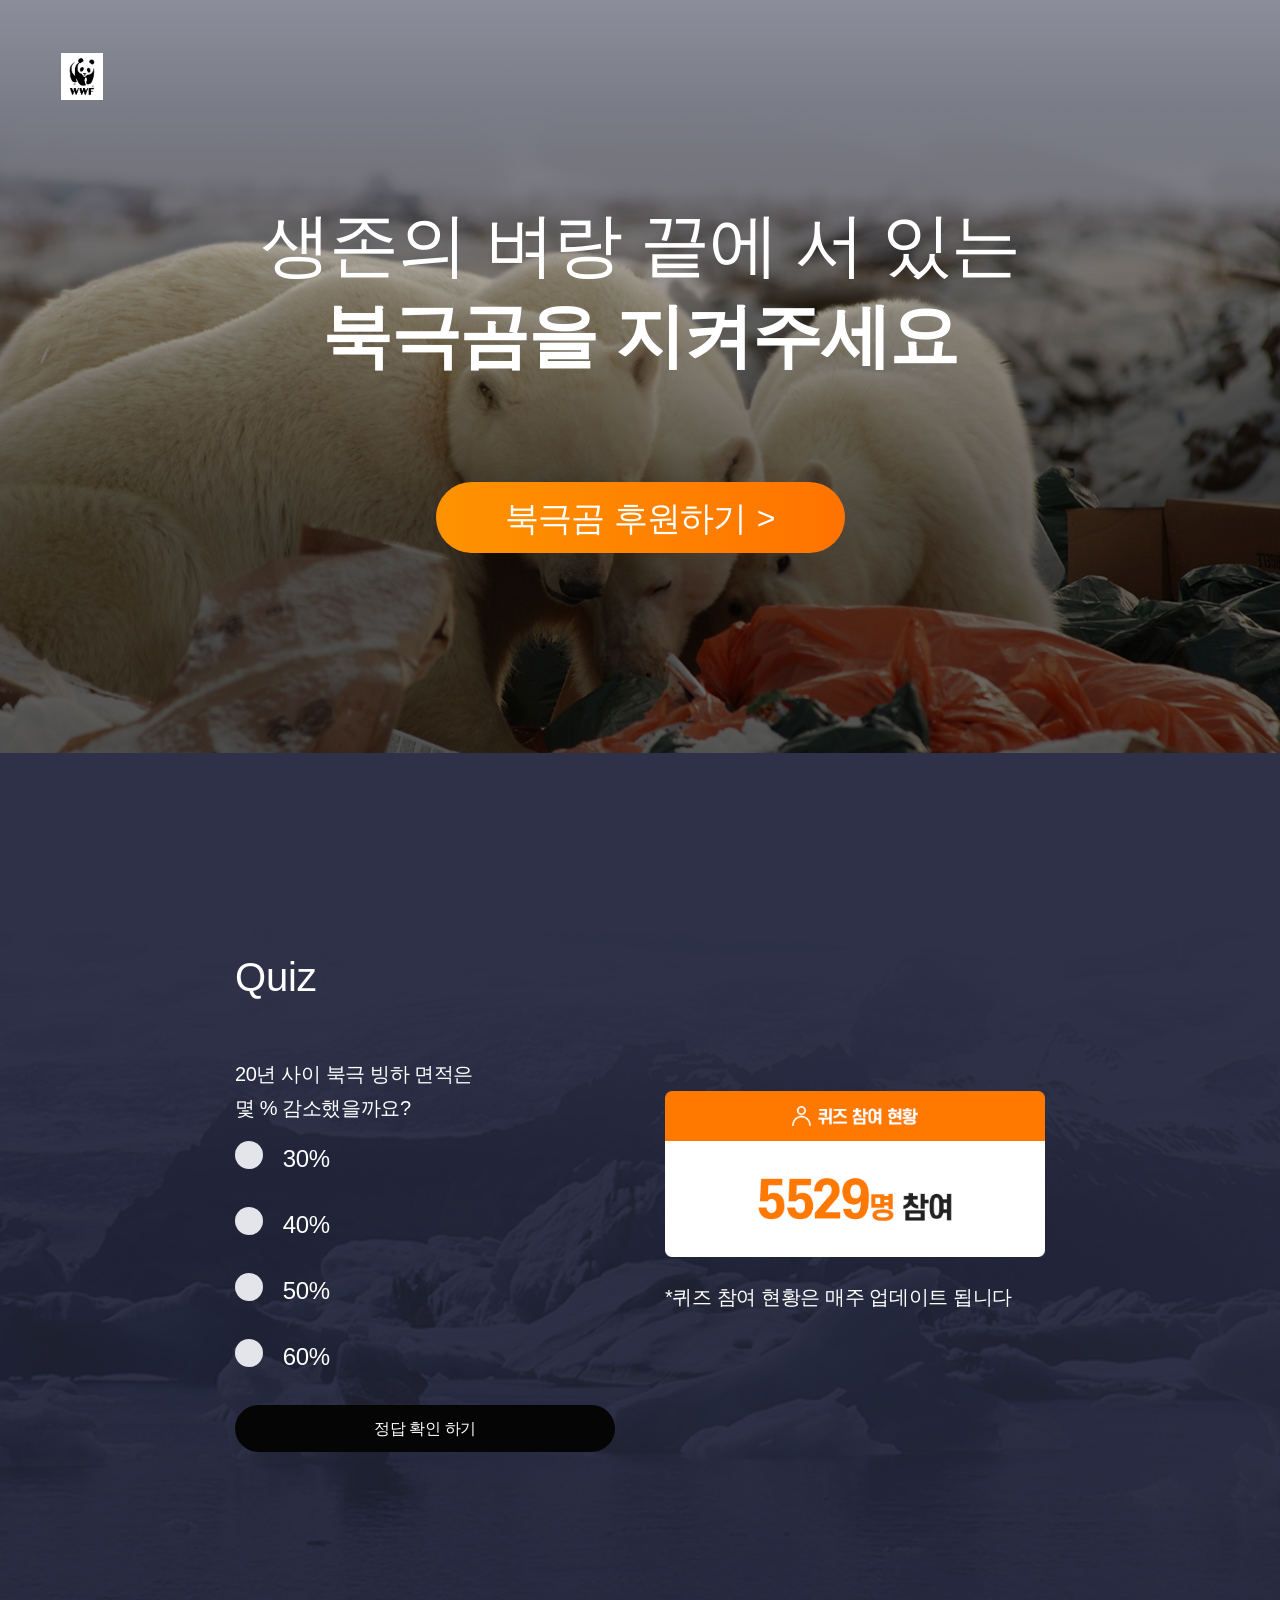
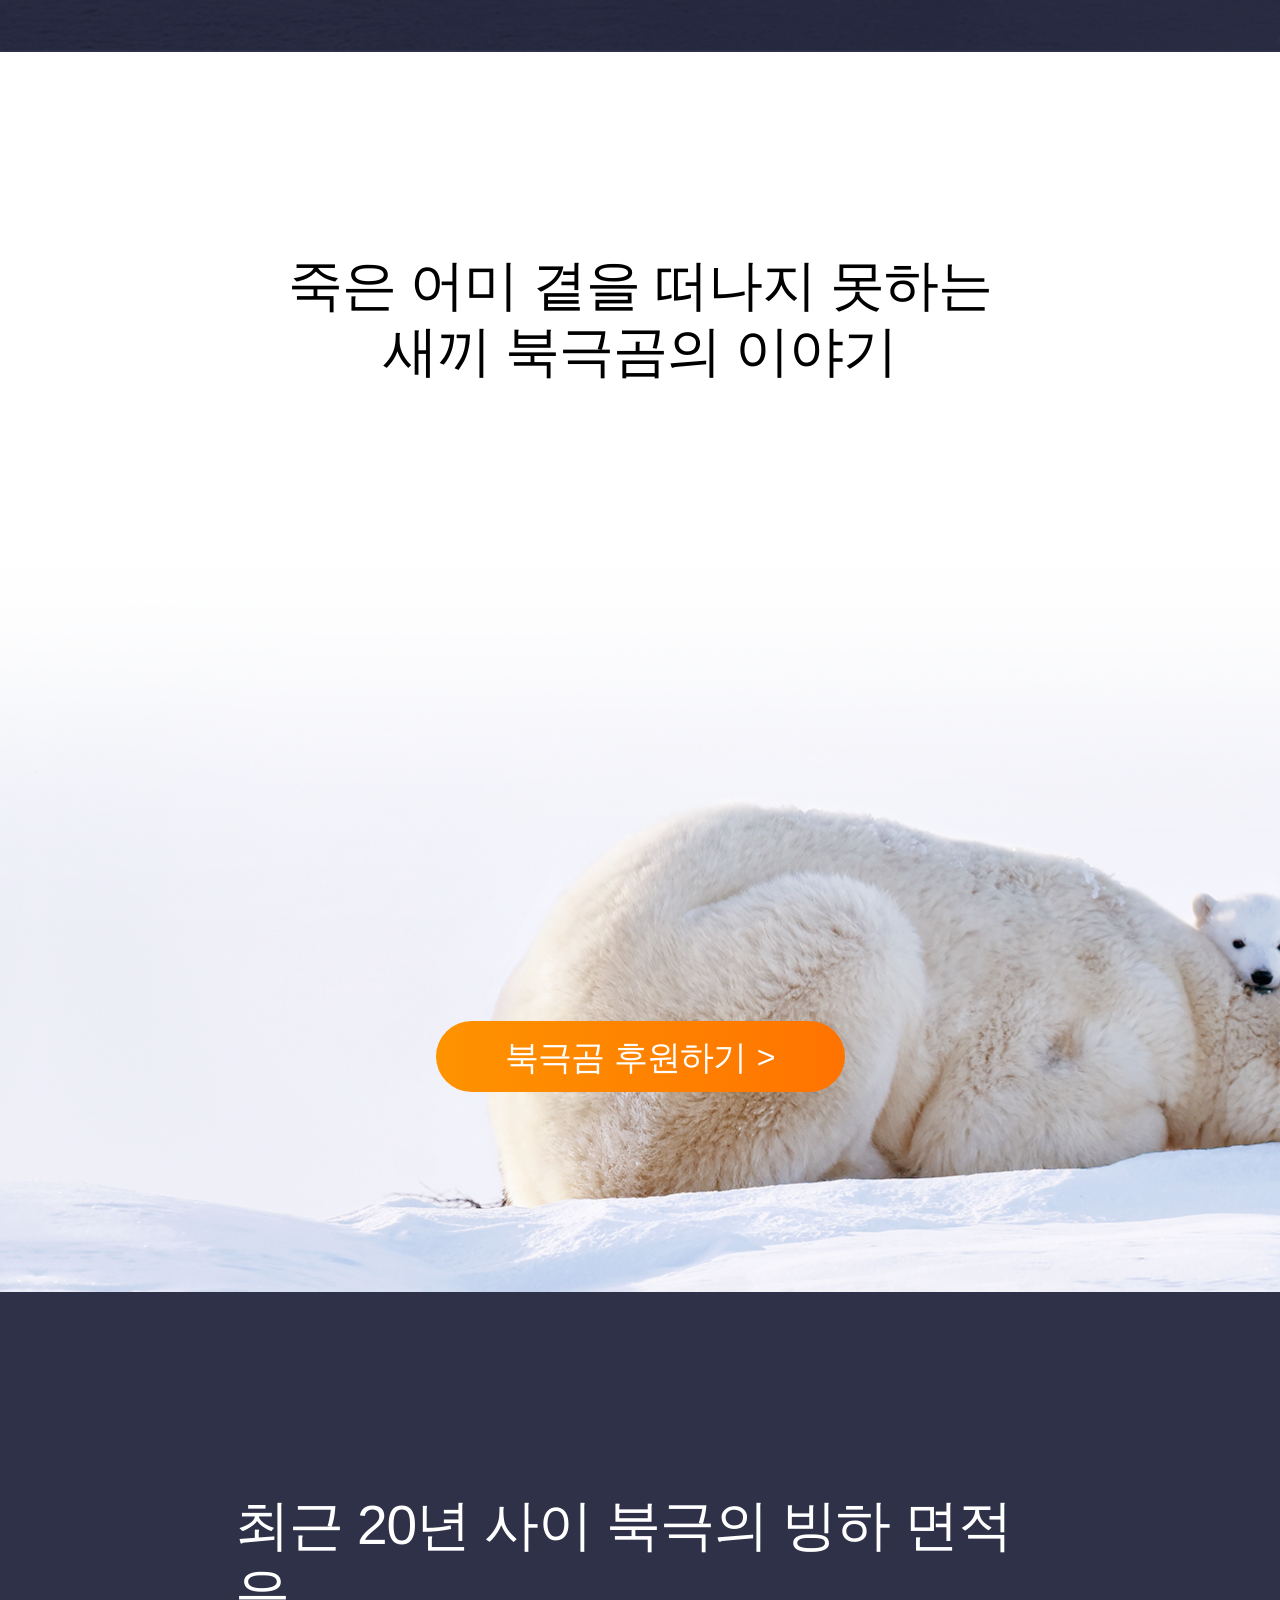
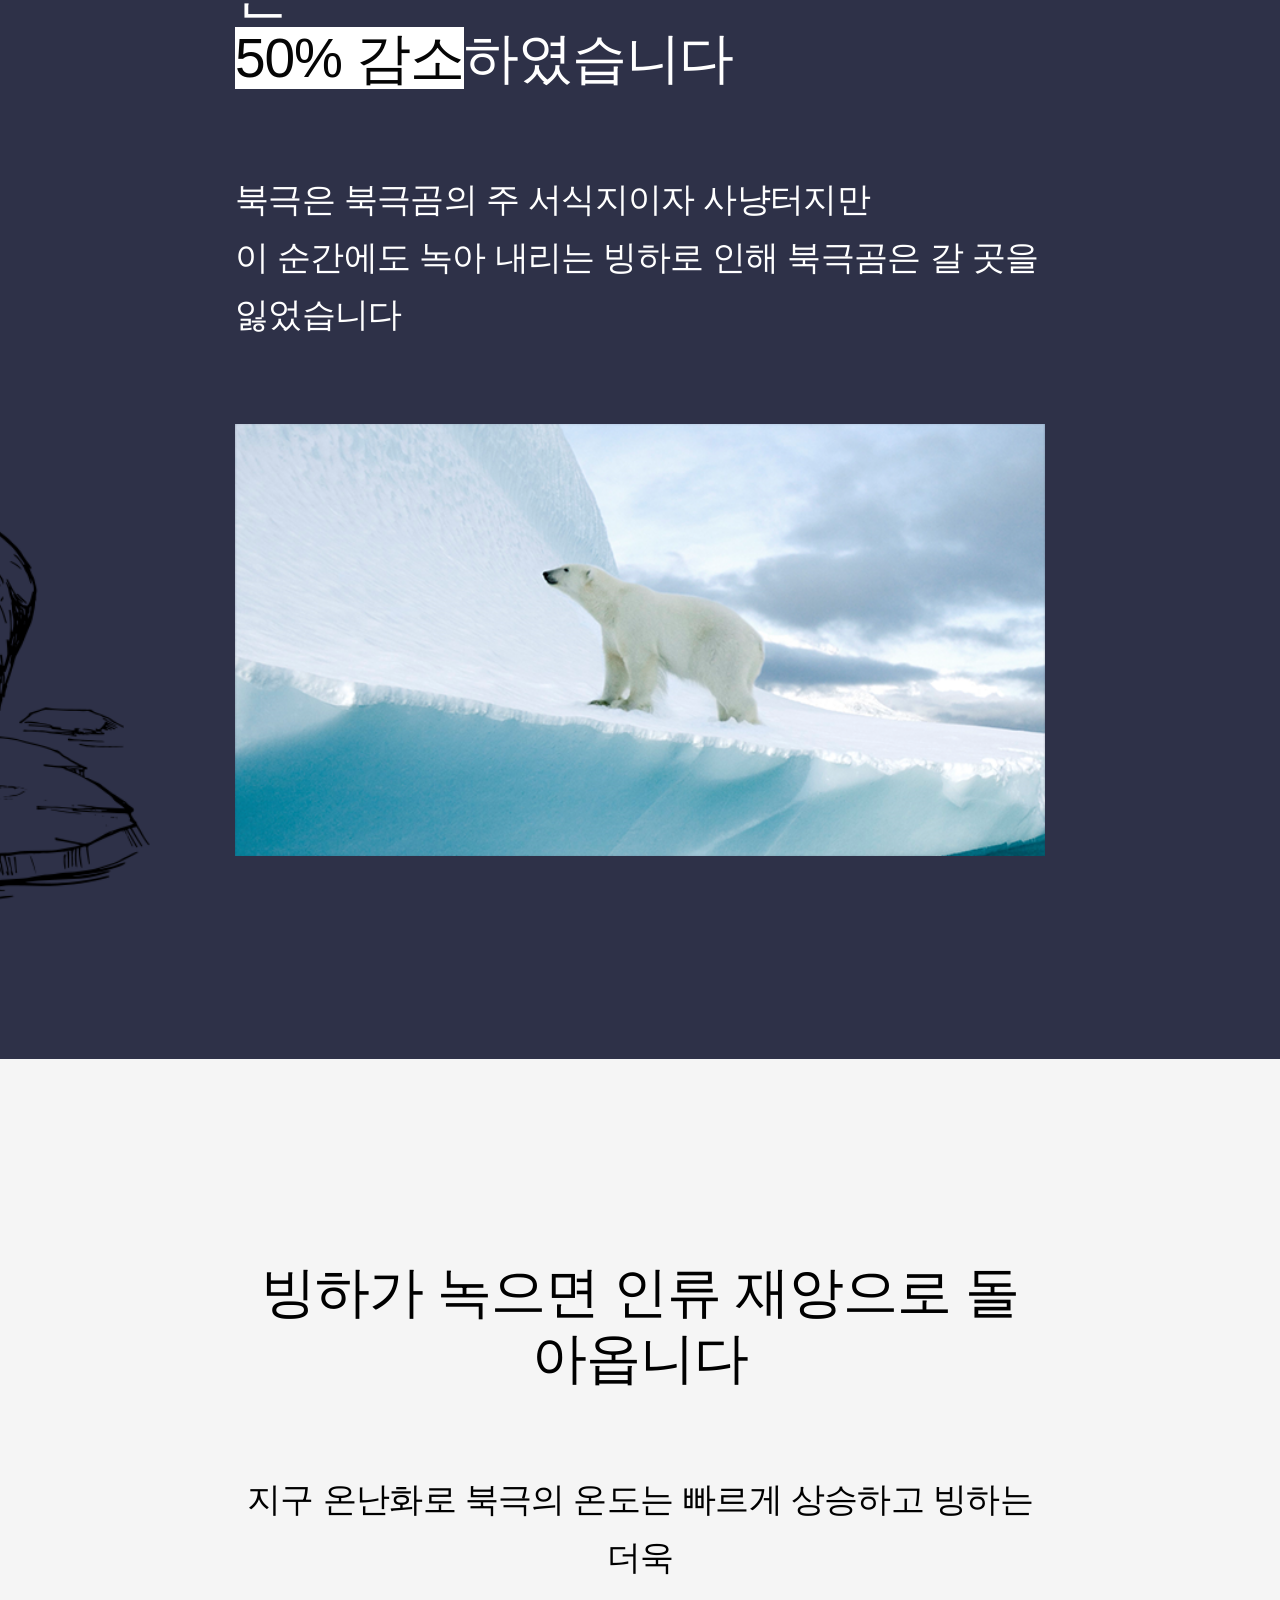
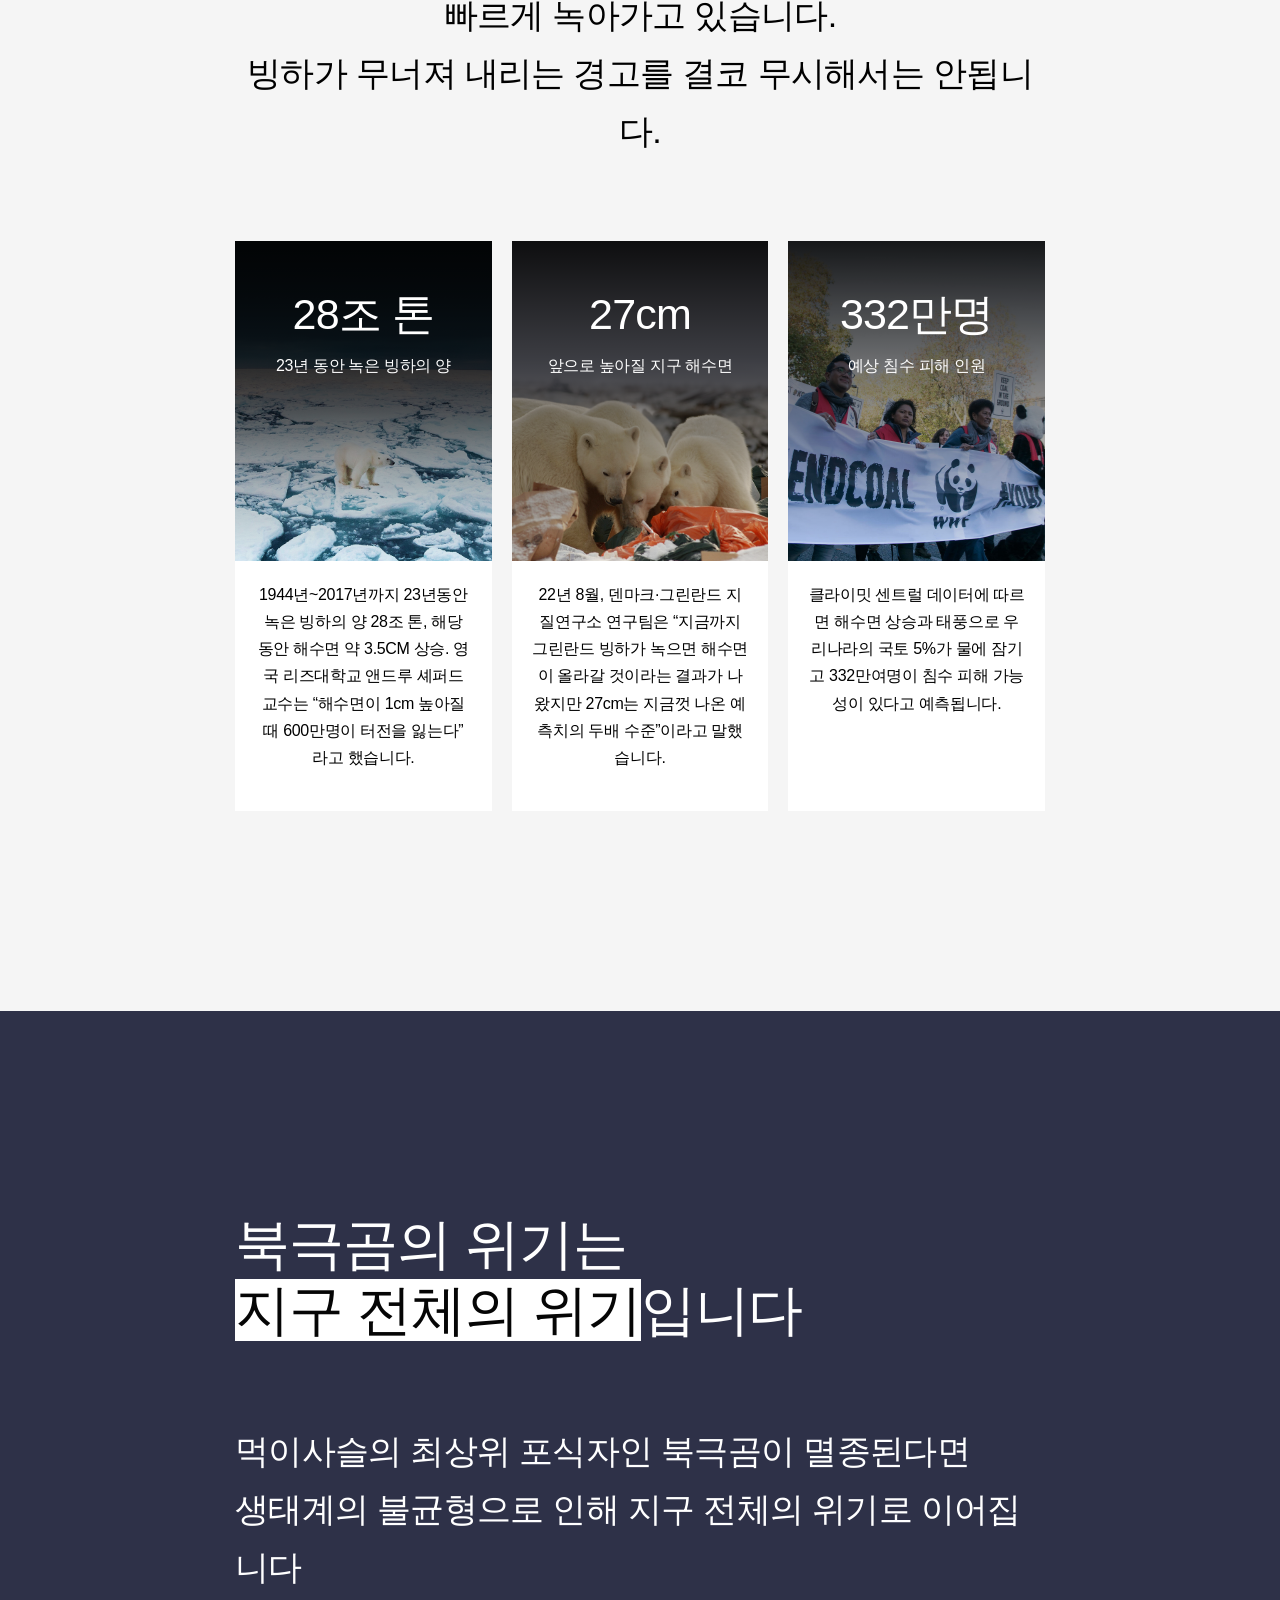
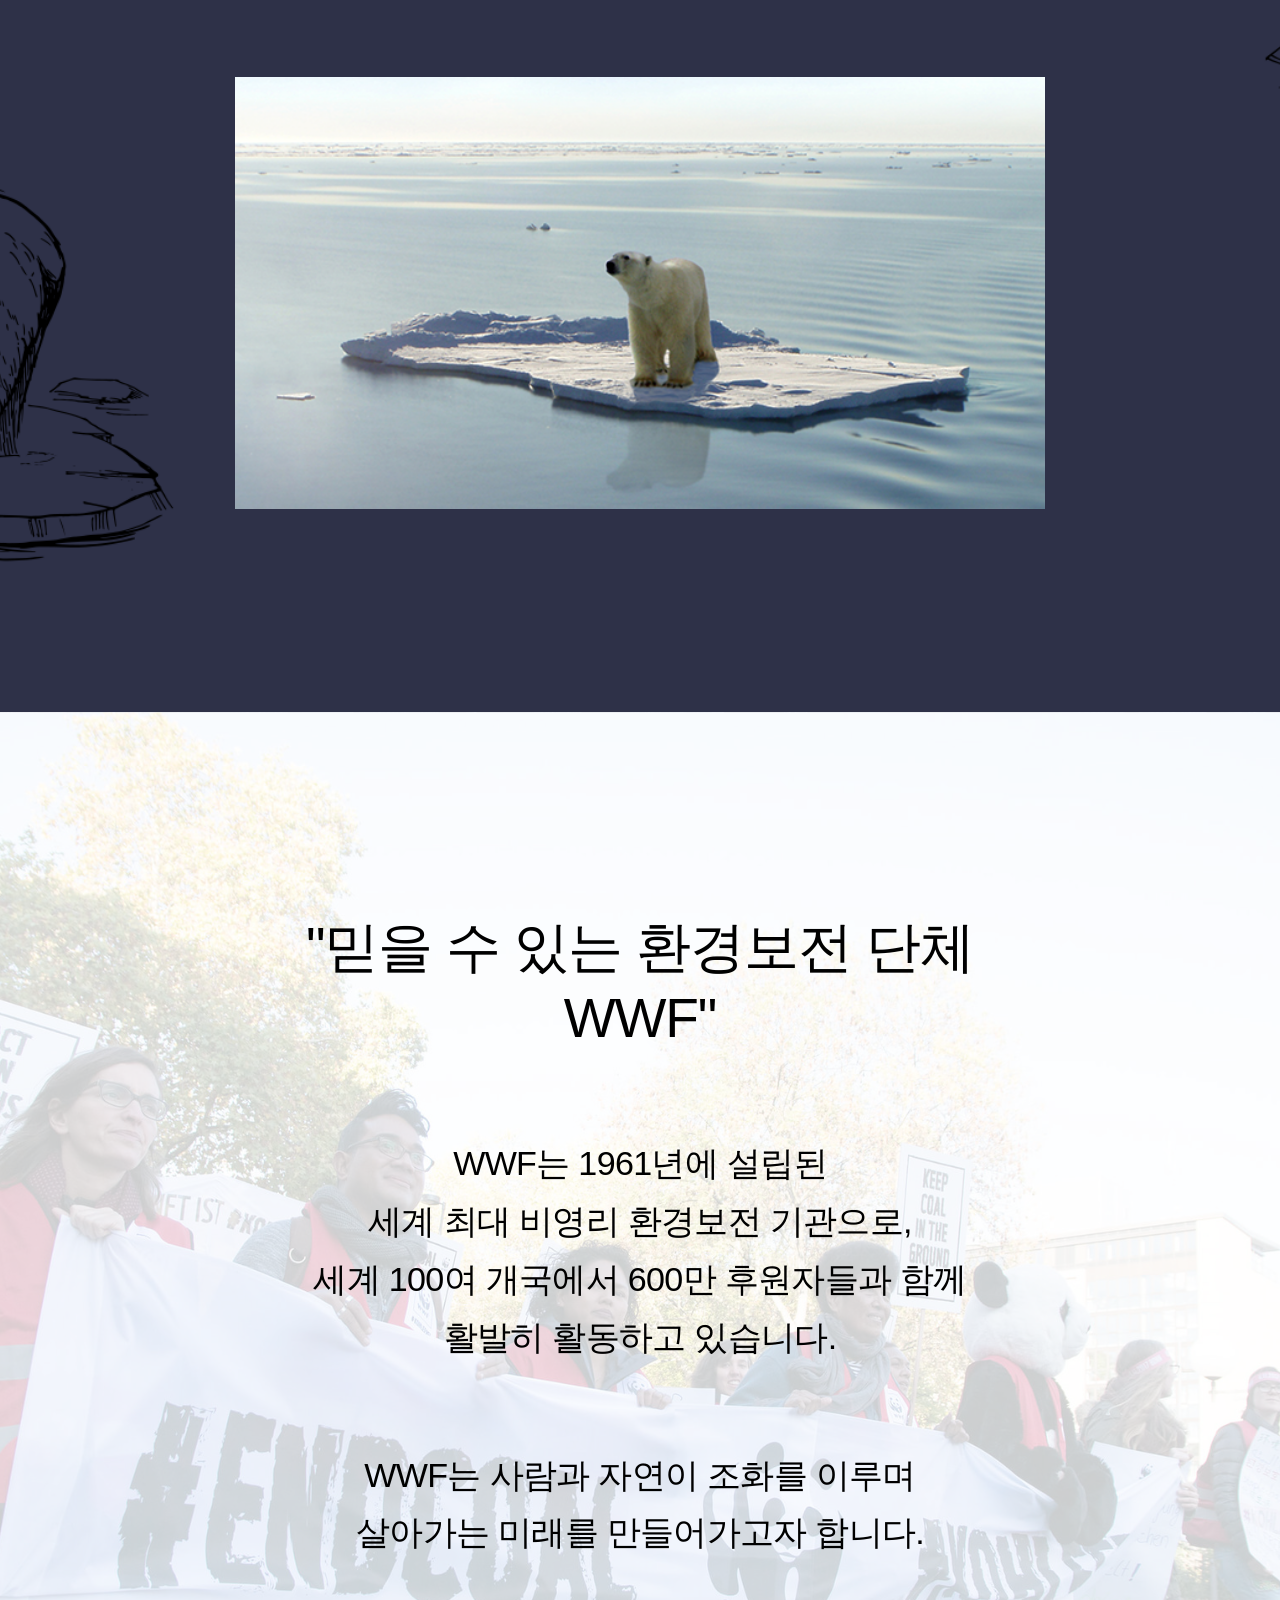
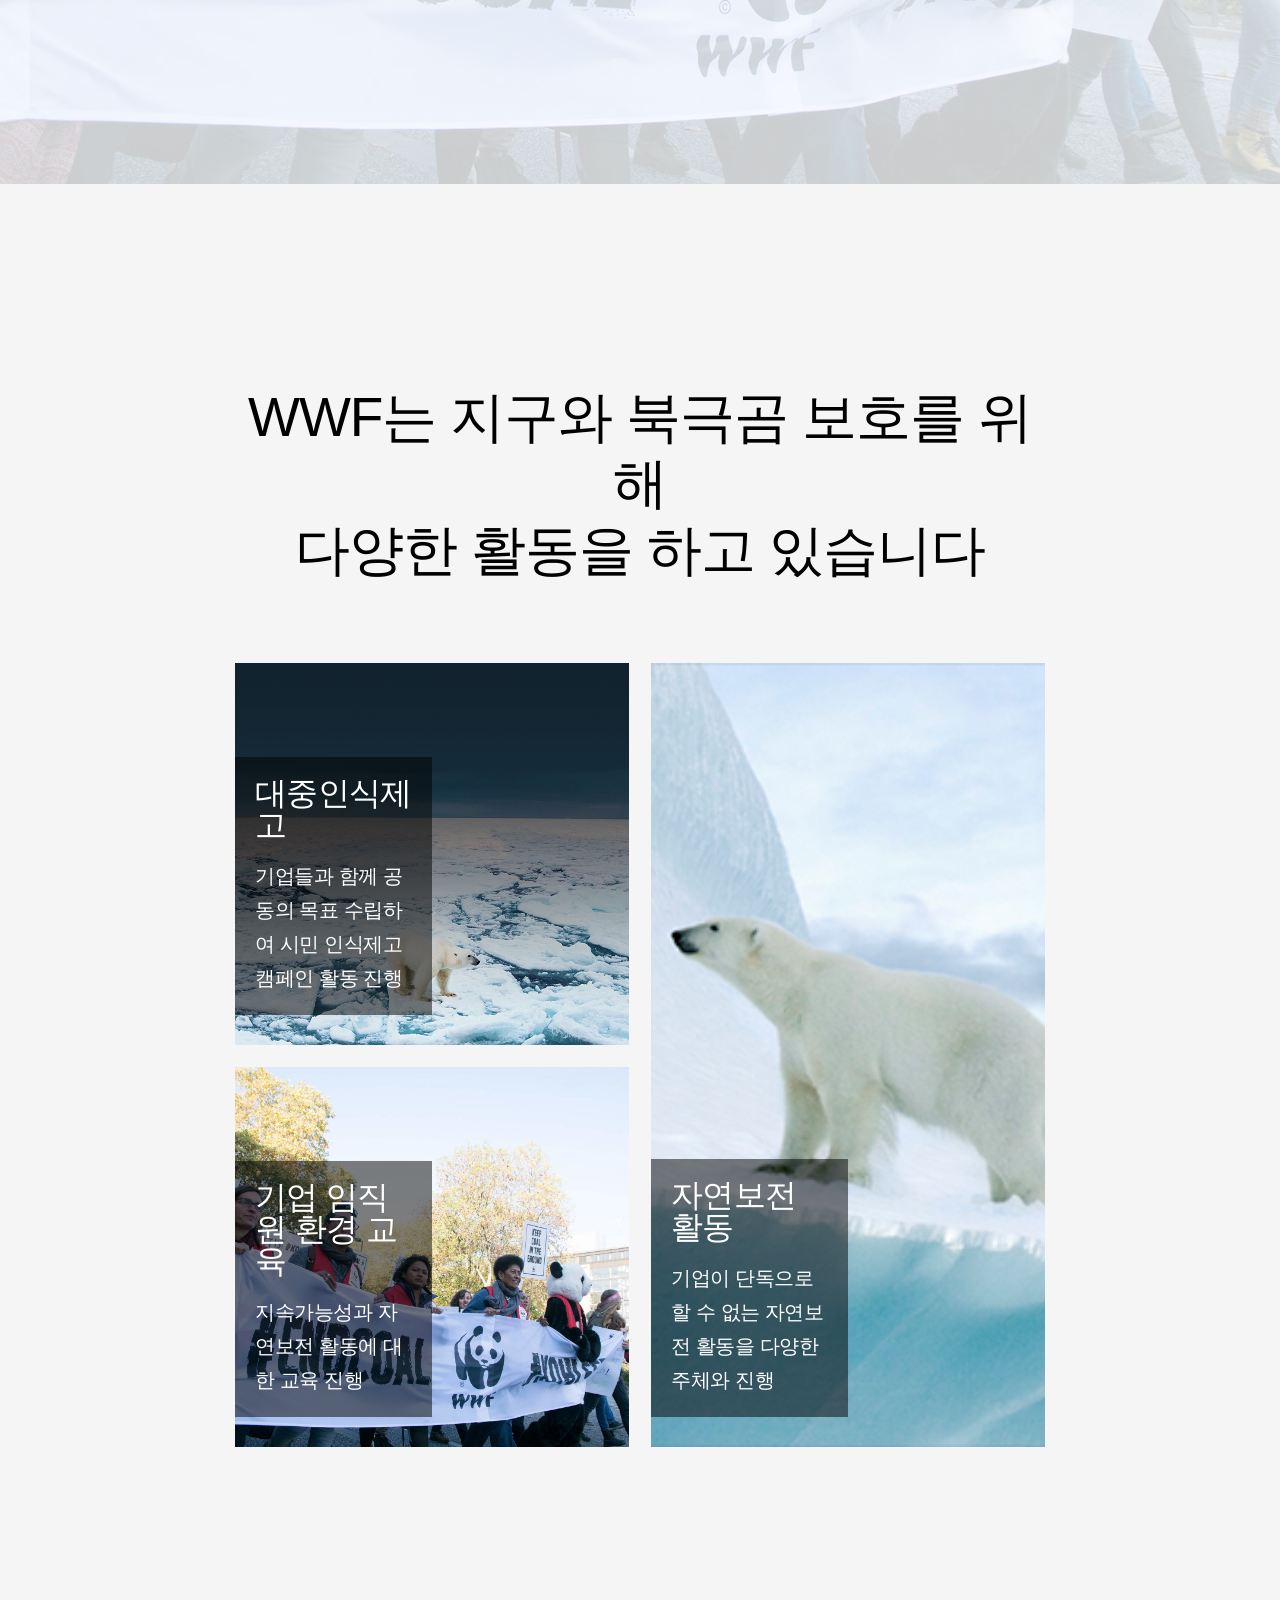
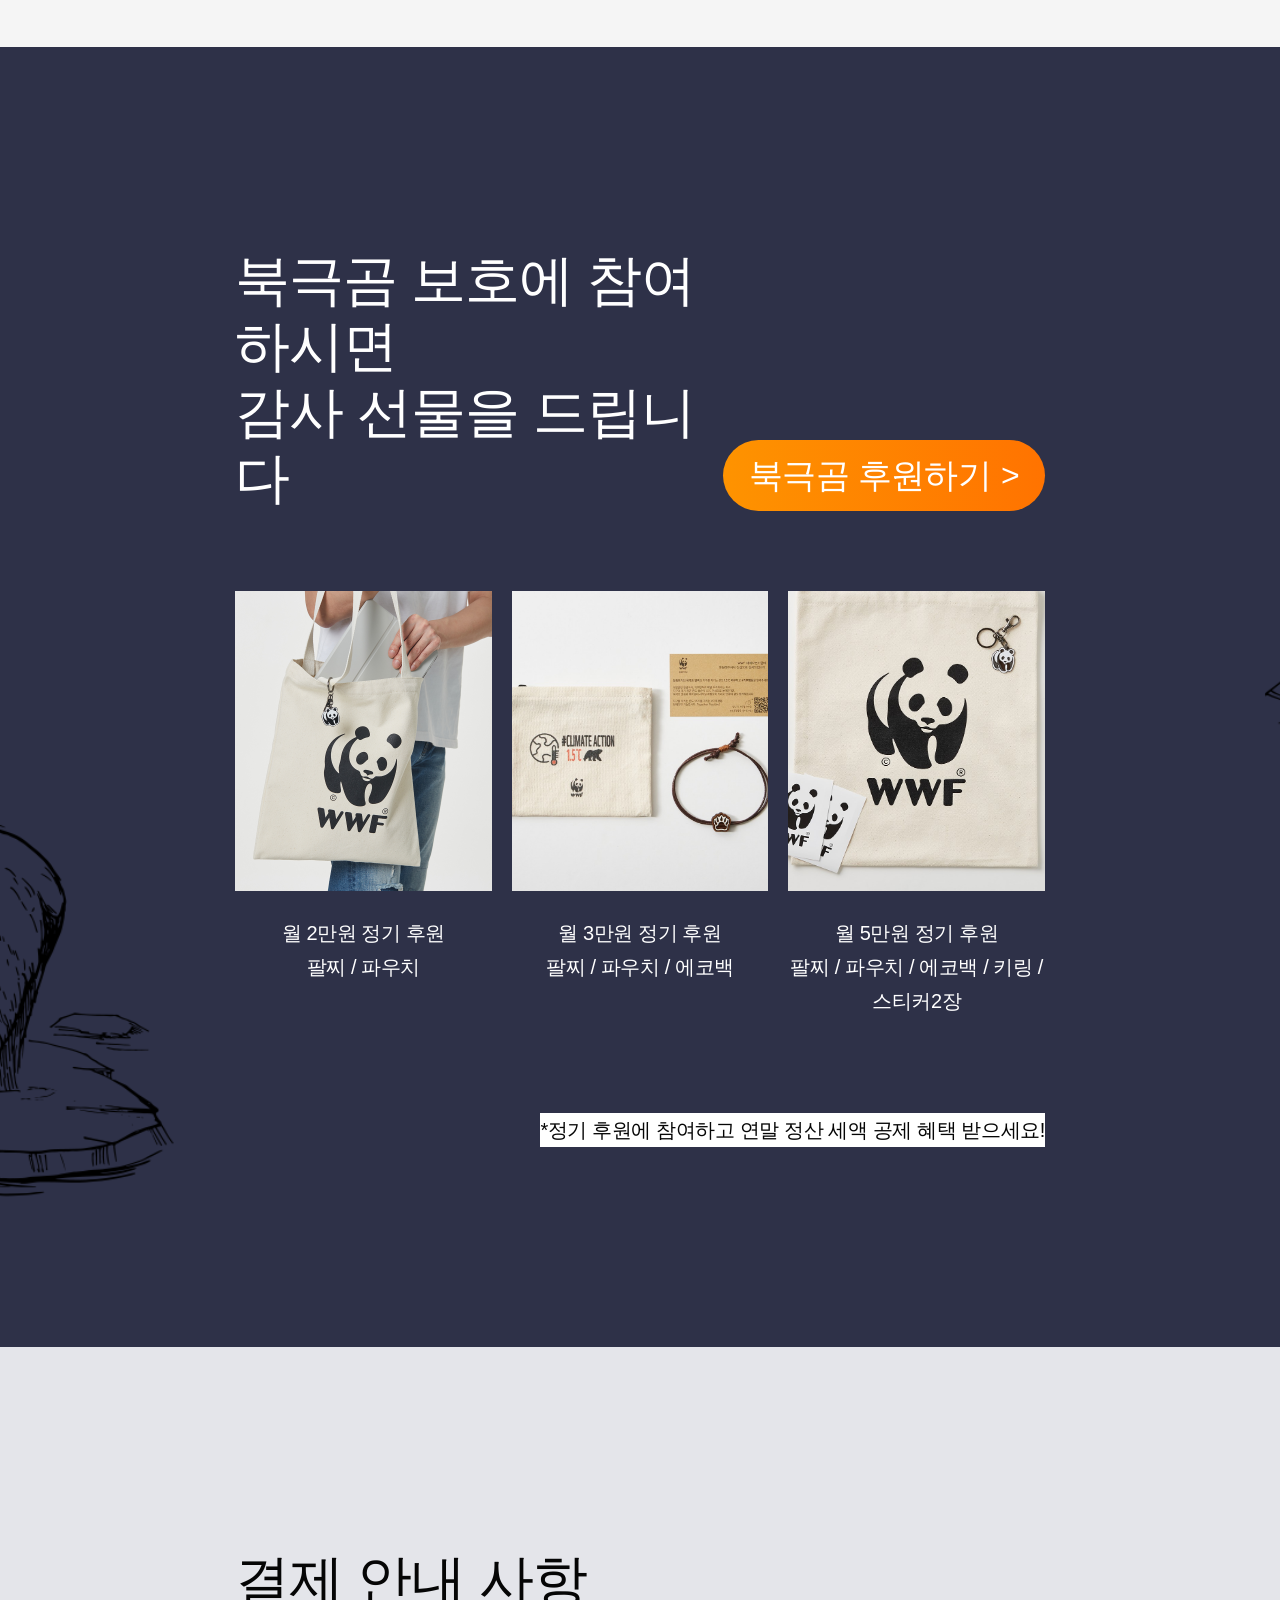
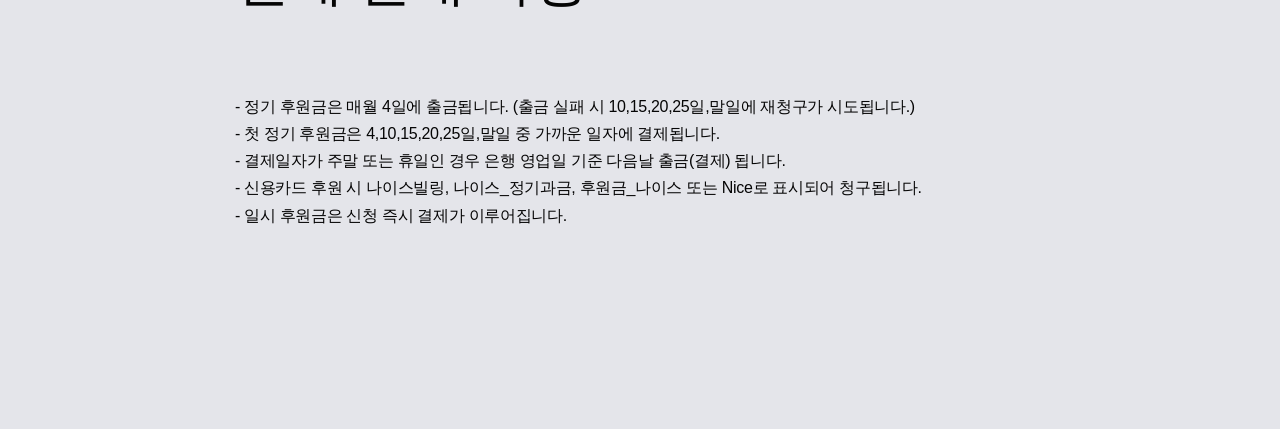
<file: index.html>
<!DOCTYPE html>
<html lang="ko">
<head>
    <meta charset="UTF-8">
    <meta name="viewport" content="width=device-width, initial-scale=1.0">
    <meta name="description" content="">
    <meta name="keywords" content="">
    <title>WWF | 북극곰 보호 캠페인</title>
    <link rel="shortcut icon" href="./images/logo.jpg" type="image/x-icon">
    <link rel="stylesheet" href="./styles/reset.css">
    <link rel="stylesheet" href="./styles/common.css">
    <link rel="stylesheet" href="./styles/index.css">
    <link rel="stylesheet" href="./styles/responsive.css">
</head>
<body>
    <div id="wrap">
        <!-- 1행 캠페인 표지 -->
        <section class="container intro">
            <p class="logo"><img src="./images/logo.jpg" alt="wwf"></p>
            <h1><span>생존의 벼랑 끝에 서 있는</span><span>북극곰을 지켜주세요</span></h1>
            <a href="#" class="sponsor_btn"><!-- 디자인이 반복되기 때문에 id보다는 class로 지정 --><em>북극곰 후원하기</em><!-- after --></a>
        </section>
        <!-- 2행 퀴즈 -->
        <div class="container quiz_bg">
            <section class="contents quiz">
                <div id="quiz_list">
                    <h1>Quiz</h1>
                    <h2><span>20년 사이 북극 빙하 면적은</span><span>몇 % 감소했을까요?</span></h2>
                    <form action="#" method="get" id="quiz_frm">
                        <ul>
                            <li>
                                <input type="radio" name="quiz_group" value="q30" id="q30">
                                <label for="q30">30%</label>
                            </li>
                            <li>
                                <input type="radio" name="quiz_group" value="q40" id="q40">
                                <label for="q40">40%</label>
                            </li>
                            <li>
                                <input type="radio" name="quiz_group" value="q50" id="q50">
                                <label for="q50">50%</label>
                            </li>
                            <li>
                                <input type="radio" name="quiz_group" value="q60" id="q60">
                                <label for="q60">60%</label>
                            </li>
                        </ul>
                        <button type="button" id="answer_btn">정답 확인 하기</button>
                    </form>
                </div>
                <div class="quiz_status">
                    <img src="./images/quiz_contents.png" alt="">
                    <p>*퀴즈 참여 현황은 매주 업데이트 됩니다</p>
                </div>
            </section>
        </div>
        <!-- 3행 영상 -->
        <div class="container video_bg">
            <div class="contents video">
                <h1>죽은 어미 곁을 떠나지 못하는<br>새끼 북극곰의 이야기</h1>
                <iframe src="https://www.youtube.com/embed/u9V5MBqhLRc" title="기후변화를 막고 녹아내리는 북극에서 북극곰을 지켜주세요!" frameborder="0" allow="accelerometer; autoplay; clipboard-write; encrypted-media; gyroscope; picture-in-picture; web-share" referrerpolicy="strict-origin-when-cross-origin" allowfullscreen></iframe>
                <a href="#" class="sponsor_btn"><!-- 디자인이 반복되기 때문에 id보다는 class로 지정 --><em>북극곰 후원하기</em><!-- after --></a>
            </div>
        </div>
        <!-- 4행 50감소 -->
        <div class="container reduction_bg">
            <div class="contents reduction">
                <h1>최근 20년 사이 북극의 빙하 면적은<br><span class="highlight">50% 감소</span>하였습니다</h1>
                <p>북극은 북극곰의 주 서식지이자 사냥터지만<br>이 순간에도 녹아 내리는 빙하로 인해 북극곰은 갈 곳을 잃었습니다</p>
                <p><img src="./images/reduction_50.png" alt=""></p>
            </div>
        </div>
        <!-- 5행 인류재앙 -->
        <div class="container humanity_bg">
            <div class="contents humanity">
                <h1>빙하가 녹으면 인류 재앙으로 돌아옵니다</h1>
                <p>지구 온난화로 북극의 온도는 빠르게 상승하고 빙하는 더욱<br>빠르게 녹아가고 있습니다.<br>빙하가 무너져 내리는 경고를 결코 무시해서는 안됩니다.</p>
                <ul class="list">
                    <li>
                        <dl>
                            <dt>28조 톤</dt>
                            <dd>23년 동안 녹은 빙하의 양</dd>
                        </dl>
                        <div class="txt">
                            <p>1944년~2017년까지 23년동안 녹은 빙하의 양 28조 톤, 해당 동안 해수면 약 3.5CM 상승. 영국 리즈대학교 앤드루 셰퍼드 교수는 “해수면이 1cm 높아질 때 600만명이 터전을 잃는다” 라고 했습니다.</p>
                        </div>
                    </li>
                    <li>
                        <dl>
                            <dt>27cm</dt>
                            <dd>앞으로 높아질 지구 해수면</dd>
                        </dl>
                        <div class="txt">
                            <p>22년 8월, 덴마크·그린란드 지질연구소 연구팀은 “지금까지 그린란드 빙하가 녹으면 해수면이 올라갈 것이라는 결과가 나왔지만 27cm는 지금껏 나온 예측치의 두배 수준”이라고 말했습니다.</p>
                        </div>
                    </li>
                    <li>
                        <dl>
                            <dt>332만명</dt>
                            <dd>예상 침수 피해 인원</dd>
                        </dl>
                        <div class="txt">
                            <p>클라이밋 센트럴 데이터에 따르면 해수면 상승과 태풍으로 우리나라의 국토 5%가 물에 잠기고 332만여명이 침수 피해 가능성이 있다고 예측됩니다.</p>
                        </div>
                    </li>
                </ul>
            </div>
        </div>
        <!-- 6행 빙하위기 -->
        <div class="container crisis_bg">
            <div class="contents crisis">
                <h1>북극곰의 위기는<br><span class="highlight">지구 전체의 위기</span>입니다</h1>
                <p>먹이사슬의 최상위 포식자인 북극곰이 멸종된다면<br>생태계의 불균형으로 인해 지구 전체의 위기로 이어집니다</p>
                <p><img src="./images/bg2.png" alt=""></p>
            </div>
        </div>
        <!-- 7행 WWF단체소개 -->
        <div class="container wwf_bg">
            <div class="contents wwf">
                <h1>"믿을 수 있는 환경보전 단체 WWF"</h1>
                <p>WWF는 1961년에 설립된<br>세계 최대 비영리 환경보전 기관으로,<br>세계 100여 개국에서 600만 후원자들과 함께<br>활발히 활동하고 있습니다.</p>
                <p>WWF는 사람과 자연이 조화를 이루며<br>살아가는 미래를 만들어가고자 합니다.</p>
            </div>
        </div>
        <!-- 8행 활동내역-->
        <div class="container activity_bg">
            <div class="contents activity">
                <h1>WWF는 지구와 북극곰 보호를 위해<br>다양한 활동을 하고 있습니다</h1>
                <ul class="details">
                    <li>
                        <dl class="txt">
                            <dt>대중인식제고</dt>
                            <dd>기업들과 함께 공동의 목표 수립하여 시민 인식제고 캠페인 활동 진행</dd>
                        </dl>
                    </li>
                    <li>
                        <dl class="txt">
                            <dt>기업 임직원 환경 교육</dt>
                            <dd>지속가능성과 자연보전 활동에 대한 교육 진행</dd>
                        </dl>
                    </li>
                    <li>
                        <dl class="txt">
                            <dt>자연보전 활동</dt>
                            <dd>기업이 단독으로 할 수 없는 자연보전 활동을 다양한 주체와 진행</dd>
                        </dl>
                    </li>
                </ul>
            </div>
        </div>
        <!-- 9행 선물 -->
        <div class="container gift_bg">
            <div class="contents gift">
                <div class="title">
                    <h1>북극곰 보호에 참여하시면<br>감사 선물을 드립니다</h1>
                    <a href="#" class="sponsor_btn"><em>북극곰 후원하기</em></a>
                </div>
                <ul class="gift_list">
                    <li><!-- img -->
                        <p class="photo"><img src="./images/freebie1.jpg" alt=""></p>
                        <h2>월 2만원 정기 후원</h2>
                        <p>팔찌 / 파우치</p>
                    </li>
                    <li>
                        <p class="photo"><!-- bg --></p>
                        <h2>월 3만원 정기 후원</h2>
                        <p>팔찌 / 파우치 / 에코백</p>
                    </li>
                    <li>
                        <p class="photo"><!-- bg --></p>
                        <h2>월 5만원 정기 후원</h2>
                        <p>팔찌 / 파우치 / 에코백 / 키링 / 스티커2장</p>
                    </li>
                </ul>
                <p class="info">*정기 후원에 참여하고 연말 정산 세액 공제 혜택 받으세요!</div>
            </div>
            <!-- 10행 안내 -->
            <div class="container payment_bg">
                <div class="contents payment">
                    <h1>결제 안내 사항</h1>
                    <ul>
                        <li>- 정기 후원금은 매월 4일에 출금됩니다. (출금 실패 시 10,15,20,25일,말일에 재청구가 시도됩니다.)</li>
                        <li>- 첫 정기 후원금은 4,10,15,20,25일,말일 중 가까운 일자에 결제됩니다.</li>
                        <li>- 결제일자가 주말 또는 휴일인 경우 은행 영업일 기준 다음날 출금(결제) 됩니다.</li>
                        <li>- 신용카드 후원 시 나이스빌링, 나이스_정기과금, 후원금_나이스 또는 Nice로 표시되어 청구됩니다.</li>
                        <li>- 일시 후원금은 신청 즉시 결제가 이루어집니다.</li>
                    </ul>
                </div>
            </div>
        </div>
    </div>
</body>
</html>
</file>
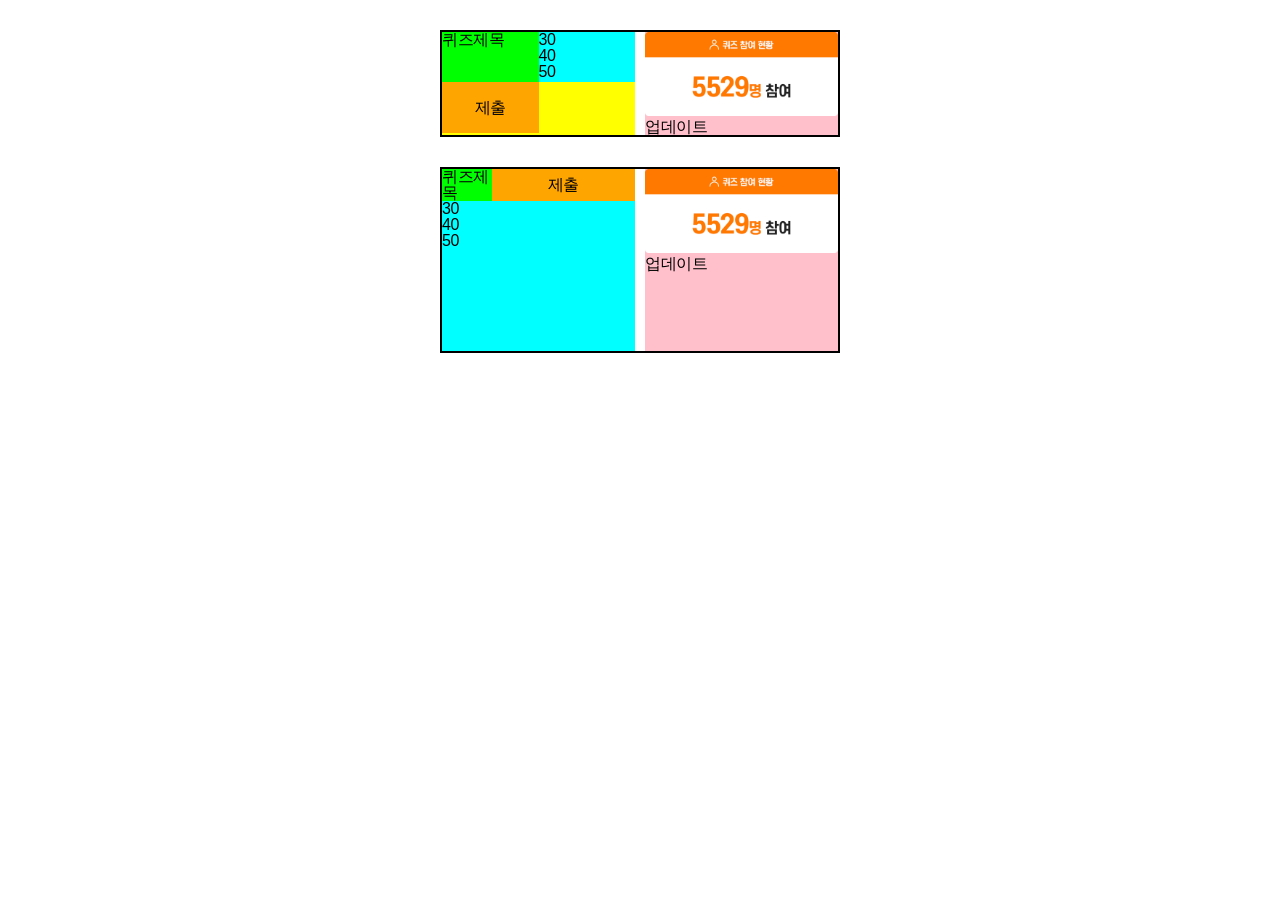
<file: flex_grid.html>
<!DOCTYPE html>
<html lang="ko">
<head>
    <meta charset="UTF-8">
    <meta name="viewport" content="width=device-width, initial-scale=1.0">
    <meta name="description" content="">
    <meta name="keywords" content="">
    <title>flex_grid 비교연습용</title>
    <link rel="stylesheet" href="./styles/reset.css">
    <style>
        /* 내부스타일시트 작성위치 */
        /* 공통 */
        .contents {
            width:400px; margin:30px auto;
            border:2px solid black;
        }
        .contents img {width:100%;}
        .contents .quiz {background-color:yellow;}
        .contents .info {background-color:pink;}
        /* flex */
        .flex {
            display:flex;/* quiz + info 정렬위한준비 */
            gap:10px;
        }
        .flex .quiz {
            flex:1; /* width:50%; */
            display:flex; /* h2+ol+btn 정렬위한준비 */
            flex-flow:row wrap;
        }
        .flex .quiz > * {width: 50%;}
        .flex .info {flex:1; /* width:50%; */}
        .flex .quiz h2 {background-color:lime;}
        .flex .quiz ol {background-color:aqua;}
        .flex .quiz #btn {background:orange; height:50%;}
        /* grid */
        .grid {
            display:grid;/* quiz + info 정렬위한준비 */
            grid-template-columns:1fr 1fr;
            /* grid-template-rows:100px 200px;; */
            gap:10px;
        }
        .grid .quiz {
            display:grid;/* h2+ol+btn 정렬위한 부모명령 */
            /* grid-template-columns:1fr 1fr;
            grid-template-rows:1fr 50px; */
            grid-template-areas:
                'title btn'
                'list list';
            grid-template-columns:50px 1fr;
            grid-template-rows:1fr 150px;
        }
        .grid .quiz h2 {grid-area:title; background-color:lime;}
        .grid .quiz ol {grid-area:list; background-color:aqua;}
        .grid .quiz #btn {grid-area:btn; background:orange;}
        .grid .info {}
        /* 
        정렬 자식이 2개 이상이고 한 방향(수평, 수직)으로만 정렬 -> flex, grid
        정렬 자식이 3개 이상이고 반응형 기기에 따라 재배열 자유 -> grid
        */
    </style>
</head>
<body>
    <div class="contents flex">
        <div class="quiz">
            <h2>퀴즈제목</h2>
            <ol>
                <li>30</li>
                <li>40</li>
                <li>50</li>
            </ol>
            <button type="button" id="btn">제출</button>
        </div>
        <div class="info">
            <img src="./images/quiz_contents.png" alt="">
            <p>업데이트</p>
        </div>
    </div>
    <div class="contents grid">
        <div class="quiz">
            <h2>퀴즈제목</h2>
            <ol>
                <li>30</li>
                <li>40</li>
                <li>50</li>
            </ol>
            <button type="button" id="btn">제출</button>
        </div>
        <div class="info">
            <img src="./images/quiz_contents.png" alt="">
            <p>업데이트</p>
        </div>
    </div>
</body>
</html>
</file>
<file: styles/common.css>
/* 공통 common.css */
#wrap {}
#wrap * {transition:all 0.3s;}/* 화면크기가 변함에 따라 확확 바뀌는게 아니라 좀 더 자연스럽게 화면비율이 바뀜 */
#wrap .container {
    min-width:320px;
    background-size:cover; background-position:center;
    padding:70px 15px;
}
#wrap .container .contents {max-width:1250px; margin:0 auto;}
#wrap .container .contents h1 {
    font-size:1.38rem; font-weight:500;
    line-height:1.2; color:#000; margin:0 0 40px;
}
#wrap .container .contents h1 .highlight {
    background-color:#fff; color:#050505; font-weight:500;
}
#wrap .container .contents h1+p {
    font-size:0.81rem; line-height:1.7; font-weight:500; margin:0 0 22px;
}
/* mobile design - .sponsor_btn */
#wrap .container .sponsor_btn {
    width:164px; height:41px; display:block;/* 인라인이기 때문에 크기가 적용되지 않으므로, display:block으로 크기를 적용시켜줌 */
    border-radius:37.5px;
    background:linear-gradient(90deg, #FE9300, #FF7300);
    display:flex; flex-flow:row nowrap;
    align-items:center; justify-content:center;
    gap:10px; margin:0 auto;
}
#wrap .container .sponsor_btn:hover::after {
    animation:move 0.5s linear alternate infinite;
    font-size:1rem;
}
#wrap .container .sponsor_btn::after {
    content:'>'; display:block;
    color:#fff; font-size:0.75rem;
}
@keyframes move {
    0% {opacity:1; transform:translateX(5px);}
    100% {opacity:0; transform:translateX(0);}
}
#wrap .container .sponsor_btn em {
    color:#fff; font-weight:500;
}
</file>
<file: styles/index.css>
/* ==========================================================================1행 캠페인 표지(m) */
#wrap .intro {
    /* 북극곰배경 bg1.png */
    background-image:url(../images/bg1.png);
    padding:100px 0;
    position:relative;
}
#wrap .intro > * {position:relative; z-index:100;}
#wrap .intro::after {
    /* 북극곰배경 위에 깔리는 반투명한 검은색배경 rgba() */
    content:''; display:block;
    position:absolute; left:0; top:0; z-index:90;
    width:100%; height:100%;
    background:linear-gradient(transparent, #000 69%);
    opacity:0.6;
}
#wrap .intro .logo {/* w,h 중 한가지값만 작성(나머지는 자동비율조정) */
    width:24px;
    position:absolute; /* 피그마 무시기능과 동일 absolute */
    left:21px; top:18px;
}
#wrap .intro .logo img {width:100%;}/* 이미지는 w100% 설정 후 부모크키, 위치따라가게하는 개념 */
#wrap .intro h1 {margin-bottom:50px;}
#wrap .intro h1 span {
    color:#fff; display:block; text-align:center;
    font-size:1.88rem; font-weight:500;
    line-height:1.3;
}
#wrap .intro h1 span:nth-child(1) {}
#wrap .intro h1 span:nth-child(2) {}
#wrap .intro h1 .sponsor_btn {}
/* ==========================================================================2행 퀴즈(m) */
#wrap .container {}
#wrap .quiz_bg {
    background-image:url(../images/quiz_bg.png);
    background-position:center;
    background-size:cover;
    padding:70px; 
}
#wrap .quiz_bg .contents {}
#wrap .quiz_bg .quiz {
    display:flex; flex-flow:column wrap;
    justify-content:center; align-items:center;/* t, d column -> row */
    gap:50px;
}
#wrap .quiz_bg .quiz #quiz_list {/* margin-bottom:50px; */ width:100%;}
#wrap .quiz_bg .quiz #quiz_list > * {margin:0 0 16px;}
#wrap .quiz_bg .quiz #quiz_list h1,
#wrap .quiz_bg .quiz #quiz_list h2 span:nth-child(2),
#wrap .quiz_bg .quiz #quiz_list ul {}
#wrap .quiz_bg .quiz #quiz_list h1 {
    font-size:1.5rem; line-height:1.2; color:#fff; 
    letter-spacing:-0.01rem; font-weight:500;
    font-family:'Noto Sans KR', sans-serif;/* 단독글꼴일경우 */
}
#wrap .quiz_bg .quiz #quiz_list h2 {}
#wrap .quiz_bg .quiz #quiz_list h2 span {
    color:#fff;
    display:block;
    line-height:1.7;
}
#wrap .quiz_bg .quiz #quiz_list h2 span:nth-child(1) {}
#wrap .quiz_bg .quiz #quiz_list h2 span:nth-child(2) {}
#wrap .quiz_bg .quiz #quiz_list #quiz_frm {margin:0;}
#wrap .quiz_bg .quiz #quiz_list #quiz_frm ul {margin:0 0 16px;}
#wrap .quiz_bg .quiz #quiz_list #quiz_frm ul li:last-child {margin:0;}
#wrap .quiz_bg .quiz #quiz_list #quiz_frm ul li {
    color:#fff;
    margin:0 0 16px;
    position:relative;
}
#wrap .quiz_bg .quiz #quiz_list #quiz_frm ul li input {display:none;}
#wrap .quiz_bg .quiz #quiz_list #quiz_frm ul li input:checked + label {
    background-image:url(../images/chk_on.svg);
}
#wrap .quiz_bg .quiz #quiz_list #quiz_frm ul li:hover::after {
    content:''; display:block;
    position:absolute; left:0; bottom:-10px;
    width:80%; height:2px; background:linear-gradient(90deg, #FF7300, transparent);
}
#wrap .quiz_bg .quiz #quiz_list #quiz_frm ul li:hover label {
    color:#FF7300;
}
#wrap .quiz_bg .quiz #quiz_list #quiz_frm ul li label {
    color:#fff; font-size:0.88rem; /* line-height:1.7; */
    background-image:url(../images/chk_off.svg);
    background-size:16px;
    background-repeat:no-repeat;
    padding-left:47.75px;
}
#wrap .quiz_bg .quiz #quiz_list #quiz_frm ul li #q30 {}
#wrap .quiz_bg .quiz #quiz_list #quiz_frm ul li #q40 {}
#wrap .quiz_bg .quiz #quiz_list #quiz_frm ul li #q50 {}
#wrap .quiz_bg .quiz #quiz_list #quiz_frm ul li #q60 {}
#wrap .quiz_bg .quiz #quiz_list #quiz_frm #answer_btn:hover {
    animation:answer 1.5s linear alternate infinite;
}
@keyframes answer {
    0% {opacity:0; background-color:#050505;}
    100% {opacity:1; background-color:#FF7300;}
} 
#wrap .quiz_bg .quiz #quiz_list #quiz_frm #answer_btn {
    color:#fff; background-color:#050505;
    padding:10px; line-height:1.7;
    border-radius:50px; width:100%;
}
#wrap .quiz_bg .quiz .quiz_status {}
#wrap .quiz_bg .quiz .quiz_status img {width:100%;}
#wrap .quiz_bg .quiz .quiz_status p {
    line-height:1.7; color:#fff; font-size: 1.25rem;
    margin:20px 0 0;
}
/* ==========================================================================3행 영상(m) */
#wrap .video_bg {
    background-image:url(../images/video_bg.png);
    padding:50px 15px;
}
#wrap .video_bg .video {}
#wrap .video_bg .video h1 {text-align:center;}
#wrap .video_bg .video iframe {width:100%; margin:0 0 70px;}
/* ==========================================================================4행 50감소(m) */
#wrap .reduction_bg {
    background-image:url(../images/reduction_50_bg.png);
}
#wrap .reduction_bg .reduction {}
#wrap .reduction_bg .reduction h1 {color:#fff;}
#wrap .reduction_bg .reduction h1 span {}
#wrap .reduction_bg .reduction h1 .highlight {}
#wrap .reduction_bg .reduction h1+p {color:#fff;}
#wrap .reduction_bg .reduction p img {width:100%}
/* ==========================================================================5행 인류재앙(m) */
#wrap .humanity_bg {
    background-color:#F5F5F5;
}
#wrap .humanity_bg .humanity {}
#wrap .humanity_bg .humanity h1 {text-align:center;}
#wrap .humanity_bg .humanity h1 span {}
#wrap .humanity_bg .humanity h1 .highlight {}
#wrap .humanity_bg .humanity h1+p {text-align:center;}
#wrap .humanity_bg .humanity .list {
    display:flex; flex-flow:column wrap; gap:20px;
    justify-content:center; align-content:center;
    /* display:grid; grid-template-rows:1fr 1fr 1fr; */
}
#wrap .humanity_bg .humanity .list li {
    width:100%;
}
#wrap .humanity_bg .humanity .list li dl {
    background-position:center;
    background-size:100%; padding:48px 0;
    text-align:center; position:relative;
}
#wrap .humanity_bg .humanity .list li dl * {color:#fff; position:relative; z-index:10;}
#wrap .humanity_bg .humanity .list li:nth-child(1) dl {background-image:url(../images/warming_28.png);}
#wrap .humanity_bg .humanity .list li:nth-child(2) dl {background-image:url(../images/warming_27.png);}
#wrap .humanity_bg .humanity .list li:nth-child(3) dl {background-image:url(../images/wwf.jpg);}
#wrap .humanity_bg .humanity .list li dl:before {
    content:''; display:block; background:linear-gradient(rgba(0,0,0,0.9), transparent);
    position:absolute; left:0; top:0; width:100%; height:100%; z-index:9;
}
#wrap .humanity_bg .humanity .list li dl dt {
    font-size:1.38rem; font-weight:500;
    line-height:1.2; margin:0 0 11px;
}
#wrap .humanity_bg .humanity .list li dl dd {line-height:1.7;}
#wrap .humanity_bg .humanity .list li .txt {background:#fff; padding:20px;}
#wrap .humanity_bg .humanity .list li .txt p {
    text-align:center; font-size:0.81rem; line-height:1.7;
}
/* ==========================================================================6행 빙하위기(m) */
#wrap .crisis_bg {
    background-image:url(../images/reduction_50_bg.png);
}
#wrap .crisis_bg .crisis_{}
#wrap .crisis_bg .crisis h1 {color:#fff;}
#wrap .crisis_bg .crisis h1 span {}
#wrap .crisis_bg .crisis h1 .highlight {}
#wrap .crisis_bg .crisis h1+p {color:#fff;}
#wrap .crisis_bg .crisis p img {width:100%}
/* ==========================================================================7행 WWF단체소개(m) */
#wrap .wwf_bg {
    background-image:url(../images/wwf.jpg);
    position:relative; padding:70px 67px;
    text-align:center;
}
#wrap .wwf_bg::after {
    content:''; display:block; width:100%; height:100%;
    background:rgba(255,255,255,0.8);
    position:absolute; left:0; top:0; z-index:9;
}
#wrap .wwf_bg .wwf {margin:0 0 22px; position:relative; z-index:10;}
#wrap .wwf_bg .wwf h1 {font-size:1.88rem; line-height:1.3; font-weight:500;}
#wrap .wwf_bg .wwf h1+p,
#wrap .wwf_bg .wwf p {font-size:0.81rem; line-height:1.7; font-weight:400;}
/* ==========================================================================8행 8행 활동내역(m) */
#wrap .activity_bg {
    background:#F5F5F5;
}
#wrap .activity_bg .activity {}
#wrap .activity_bg .activity h1 {text-align:center;}
#wrap .activity_bg .activity .details {
    display:grid; gap:22px;
    grid-template-areas:
        'public'
        'corporation'
        'nature';
}
#wrap .activity_bg .activity .details li {
    position:relative; padding-top:94px;
    background-position:center; background-size:cover;
}
#wrap .activity_bg .activity .details li:nth-child(1) {
    grid-area:public;/* 대중-grid 2차원 정렬을 위한 자식 이름 짓기 */
    background-image:url(../images/warming_28.png);
}
#wrap .activity_bg .activity .details li:nth-child(2) {
    grid-area:corporation;/* 기업 */
    background-image:url(../images/wwf.jpg);
}
#wrap .activity_bg .activity .details li:nth-child(3) {
    grid-area:nature;/* 자연 */
    background-image:url(../images/reduction_50.png);
}
#wrap .activity_bg .activity .details li .txt {
    padding:20px; background-color:rgba(0,0,0,0.5);
}
#wrap .activity_bg .activity .details li .txt dt {
    color:#fff; font-size:1.38rem; margin:0 0 18px; font-weight:500;
}
#wrap .activity_bg .activity .details li .txt dd {
    color:#fff; font-size:0.81rem;
}
/* ==========================================================================9행 선물(m) */
#wrap .gift_bg {
    background-image:url(../images/reduction_50_bg.png);
}
#wrap .gift_bg .gift {text-align:center;}
#wrap .gift_bg .gift .title {
    display:flex; flex-flow:column nowrap;
}
/* #wrap .gift_bg .gift .title > * {background-color: aqua;} */
#wrap .gift_bg .gift .title h1 {color:#fff; text-align:left;}
#wrap .gift_bg .gift .title .sponsor_btn {margin:0;}
#wrap .gift_bg .gift .title .sponsor_btn em {}
#wrap .gift_bg .gift .title .sponsor_btn {margin:0 0 40px;}
#wrap .gift_bg .gift .gift_list {
    display:grid; gap:20px;
    grid-template-areas:
        'sponsor2'
        'sponsor3'
        'sponsor5';
}
#wrap .gift_bg .gift .gift_list li {}
#wrap .gift_bg .gift .gift_list li:nth-child(1) {grid-area:sponsor2;}
#wrap .gift_bg .gift .gift_list li:nth-child(2) {grid-area:sponsor3;}
#wrap .gift_bg .gift .gift_list li:nth-child(3) {grid-area:sponsor5;}
#wrap .gift_bg .gift .gift_list li:nth-child(2) .photo {background-image:url(../images/freebie2.jpg);}
#wrap .gift_bg .gift .gift_list li:nth-child(3) .photo {background-image:url(../images/freebie3.jpg);}
#wrap .gift_bg .gift .gift_list li .photo {
    height:150px; overflow:hidden;
    background-position:center; background-size:cover;
}
#wrap .gift_bg .gift .gift_list li .photo img {width:100%; transform:translateY(-100px);}/* 1열 */
#wrap .gift_bg .gift .gift_list li h2 {margin-top:13px;}
#wrap .gift_bg .gift .gift_list li h2+p {}
#wrap .gift_bg .gift .gift_list li h2, 
#wrap .gift_bg .gift .gift_list li h2+p {text-align:center; color:#fff; line-height:1.7;}
#wrap .gift_bg .gift .gift_list li p {margin:0 0 25px;}
#wrap .gift_bg .gift .info {background-color:#fff; color:#050505; display:inline-block;}
/* ==========================================================================10행 안내(m) */
#wrap .payment_bg {background-color:#e4e5ea;}
#wrap .payment_bg .payment {}
#wrap .payment_bg .payment h1, #wrap .payment_bg .payment ul li {color:#050505;}
#wrap .payment_bg .payment h1 {
    font-size:1.38rem; line-height:1.2; font-weight:500;
}
#wrap .payment_bg .payment ul {}
#wrap .payment_bg .payment ul li {line-height:1.7;}
</file>
<file: styles/responsive.css>
/* 반응형조건 responsive */
/* mobile(320~) -> tablet(1024~) -> desktop(1250~) */
@media screen and (min-width:640px) {
    /* ---------------------------------------------------------2행 퀴즈 */
    #wrap .quiz_bg .quiz {flex-flow:row nowrap;}
    #wrap .quiz_bg .quiz > * {flex:1;}
}
@media screen and (min-width:860px) {
    #wrap .intro {padding:210px 0 100px;}
    #wrap .intro .logo {width:28px; left:27px; top:28px;}
    #wrap .intro h1 {margin-bottom:75px;}
    #wrap .intro h1 span {font-size:2.5rem; font-weight:600;}
    #wrap .container .sponsor_btn {width:206px; height:50px;}
    /* ---------------------------------------------------------3행~6행 공통 */
    #wrap .container {padding:200px 80px;}
    #wrap .container .contents h1 {font-size:2.5rem; margin:0 0 40px;}
    #wrap .container .contents h1+p {font-size:1.38rem;}
    /* ---------------------------------------------------------3행 */
    #wrap .video_bg .video h1 {margin:0 0 70px;}
    #wrap .video_bg .video iframe {height:484px;}
    #wrap .container .sponsor_btn em {font-size:1.2rem;}
    #wrap .container .sponsor_btn::after {font-size:0.85rem;}
    /* ---------------------------------------------------------5행 */
    #wrap .humanity_bg .humanity .list {flex-flow:row nowrap;}
    #wrap .humanity_bg .humanity .list li {flex:1;}
    #wrap .humanity_bg .humanity .list li dl {
        background-position:center bottom; background-repeat:no-repeat;
        background-size:100%;
        padding:48px 0 182px;
    }
    #wrap .humanity_bg .humanity .list li:nth-child(3) dl {
        background-size:cover;
    }
    #wrap .humanity_bg .humanity .list li dl dt {font-size:2.69rem;}
    #wrap .humanity_bg .humanity .list li .txt {height:250px;}
    #wrap .humanity_bg .humanity .list li .txt p {font-size:1rem;}
    /* ---------------------------------------------------------7행 */
    #wrap .wwf_bg .wwf h1+p, #wrap .wwf_bg .wwf p {font-size:1.38rem; line-height:1.7; font-weight:400;}
    /* ---------------------------------------------------------9행 */
    #wrap .gift_bg .gift {text-align:right;}
    #wrap .gift_bg .gift .title {flex-flow:row nowrap; justify-content:space-between; align-items:flex-end;}
    #wrap .gift_bg .gift .gift_list {
    grid-template-columns:1fr 1fr; margin:0 0 40px;
    grid-template-areas:
        'sponsor2 sponsor3'
        'sponsor5 sponsor5'
        ;
    }
    #wrap .gift_bg .gift .gift_list li .photo {
        height:300px;
    }
    #wrap .gift_bg .gift .gift_list li .photo img {
        width:100%; height:100%; object-fit:cover;
        transform:translateY(0);
    }
}
@media screen and (min-width:1024px) {
    #wrap .intro {padding:410px 0 100px;}
    #wrap .intro .logo {width:32px; left:36px; top:30px;}
    #wrap .intro h1 {margin-bottom:100px;}
    #wrap .intro h1 span {font-size:3.13rem; font-weight:600;}
    #wrap .container .sponsor_btn {width:238px; height:60px;}
    #wrap .container .sponsor_btn em {font-size:1.38rem;}
    #wrap .container .sponsor_btn::after {font-size:1rem;}
    #wrap .container .sponsor_btn:hover::after {font-size:1rem;}
    @keyframes move {
        0% {opacity:1; transform:translateX(8px);}
        100% {opacity:0; transform:translateX(0);}
    }
    /* ---------------------------------------------------------2행 퀴즈 */
    #wrap .quiz_bg {padding:150px 80px;}
    #wrap .quiz_bg .quiz #quiz_list h1 {font-size:2.5rem; margin:0 0 56px;}
    #wrap .quiz_bg .quiz #quiz_list h2 span {font-size:1.25rem; display:inline-block;}
    #wrap .quiz_bg .quiz #quiz_list h2 span:nth-child(1) {}
    #wrap .quiz_bg .quiz #quiz_list h2 span:nth-child(2) {}
    #wrap .quiz_bg .quiz #quiz_list #quiz_frm ul li label {
        font-size:1.5rem; line-height:1.5; margin:0 0 30px;
        background-size:28px; display:block;
    }
    /* ----------------------------------------------------------8행 활동내역 */
    #wrap .activity_bg .activity .details {
        grid-template-areas:
            'public nature'
            'corporation nature';
        grid-template-columns:1fr 1fr;
    }
    #wrap .activity_bg .activity .details li {position:relative; padding-bottom:30px;}
    #wrap .activity_bg .activity .details li .txt {width:50%;}
    #wrap .activity_bg .activity .details li:last-child .txt {
        position:absolute; left:0; bottom:30px;
    }
    #wrap .activity_bg .activity .details li .txt dt {font-size:2rem;}
    #wrap .activity_bg .activity .details li .txt dd {font-size:1.25rem; line-height:1.7;}
    /* ----------------------------------------------------------9행 */
    #wrap .gift_bg .gift .gift_list {
        grid-template-columns:1fr 1fr 1fr; margin:0 0 40px;
        grid-template-areas:
        'sponsor2 sponsor3 sponsor5'
        ;
    }
    #wrap .container .contents .title .sponsor_btn {margin:0 0 80px;}
    #wrap .gift_bg .gift .gift_list {margin:0 0 70px;}
    #wrap .gift_bg .gift .gift_list h2,
    #wrap .gift_bg .gift .gift_list h2+p {font-size:1.25rem; line-height:1.7;}
    #wrap .gift_bg .gift .info {font-size:1.25rem; line-height:1.7;}
    /* ----------------------------------------------------------10행 */
    #wrap .info_bg h1 {font-size:2.13rem;}
    #wrap .info_bg p {font-size:1.25rem;}
}/* 1024~ */
@media screen and (min-width:1250px) {
    #wrap .intro {padding:447px 0 100px;}
    #wrap .intro .logo {width:42px; left:61px; top:53px;}
    #wrap .intro h1 span {font-size:4.38rem;}
    #wrap .intro h1 span:nth-child(1) {font-weight:400;}
    #wrap .intro h1 span:nth-child(2) {font-weight:700;}
    /* ---------------------------------------------------------3행~6행 공통 */
    #wrap .container {padding:200px 235px;}
    #wrap .container .contents h1 {font-size:3.44rem; margin:0 0 80px;}
    #wrap .container .contents h1+p {font-size:2.13rem; margin:0 0 80px;}
    /* ---------------------------------------------------------3행 */
    #wrap .container .sponsor_btn {width:409px; height:71px;}
    #wrap .container .sponsor_btn em {font-size:2.13rem;}
    #wrap .container .sponsor_btn::after {font-size:2rem;}
    #wrap .container .sponsor_btn:hover::after {font-size:2rem;}
    @keyframes move {
        0% {opacity:1; transform:translateX(10px);}
        100% {opacity:0; transform:translateX(0);}
    }
    /* ---------------------------------------------------------7행 */
    #wrap .wwf_bg .wwf h1+p, #wrap .wwf_bg .wwf p {font-size:2.13rem; line-height:1.7; font-weight:400;}
}/* 1250~ */
</file>
